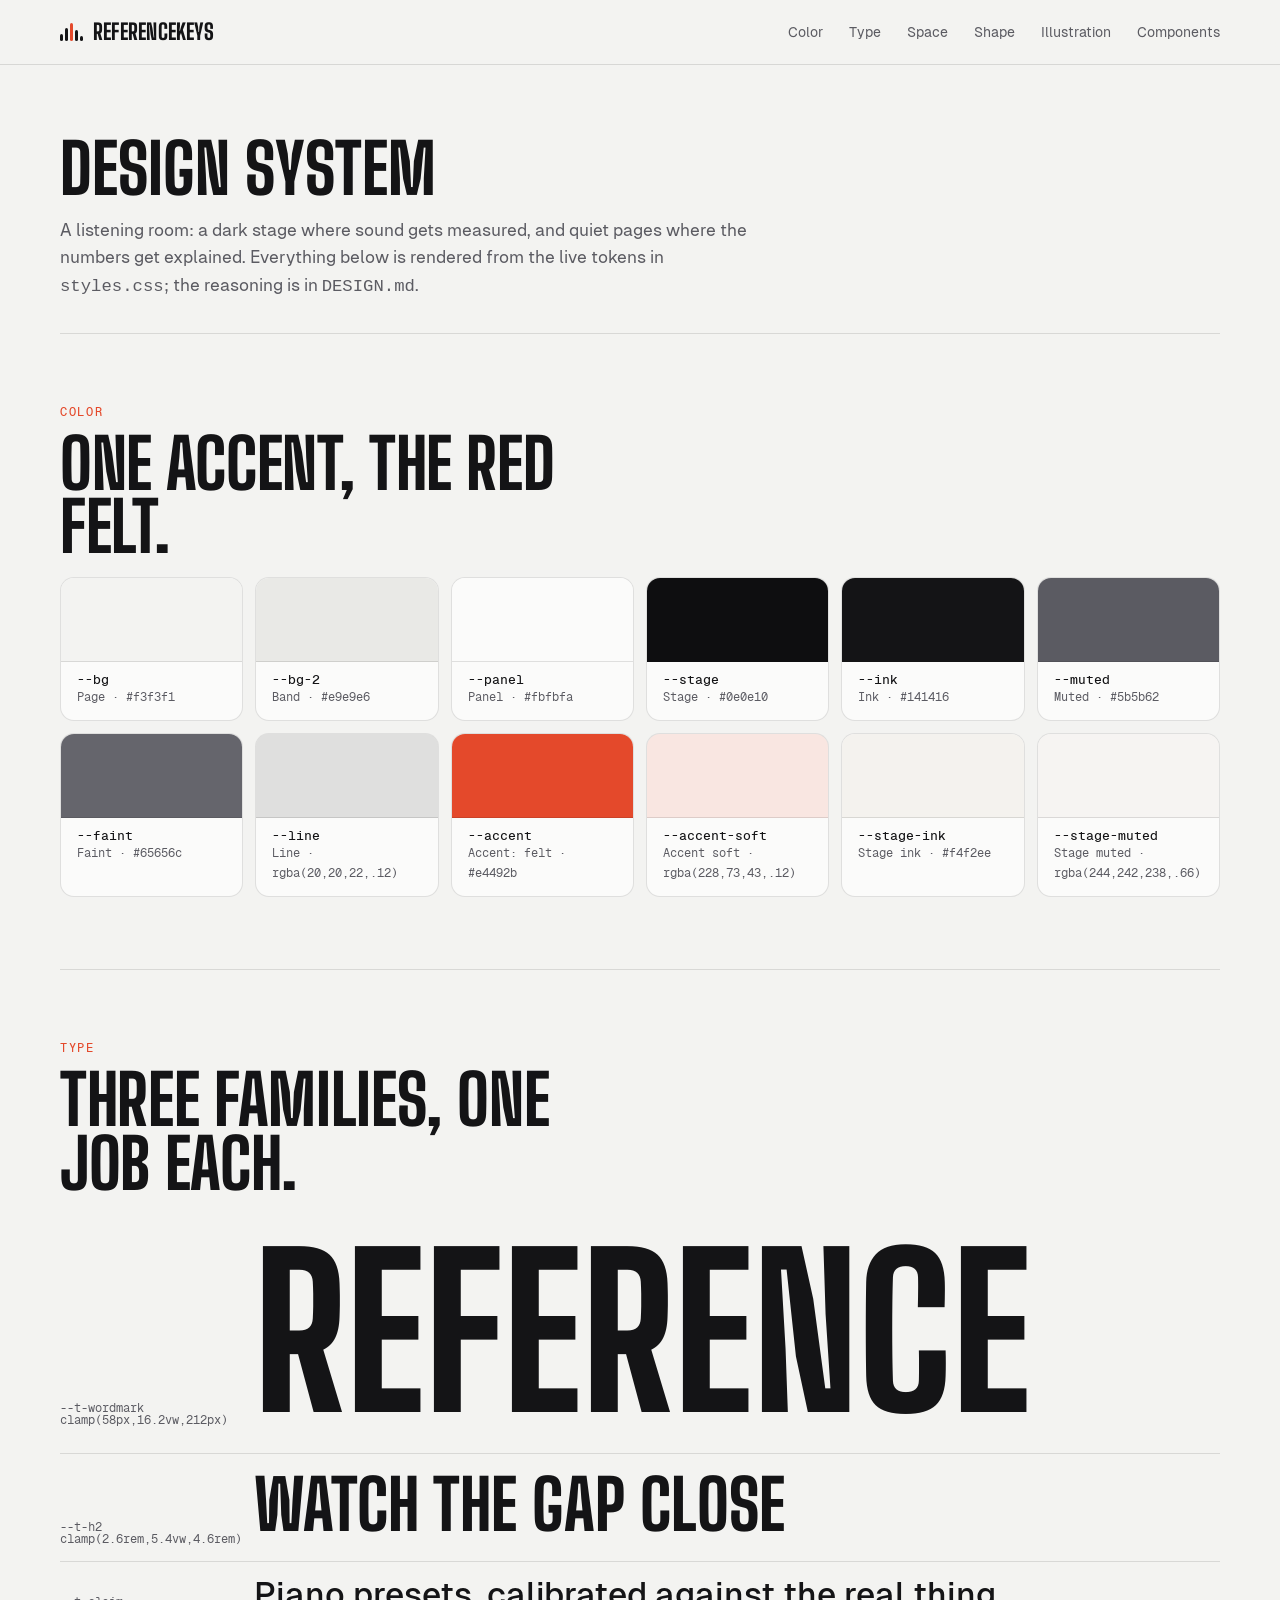
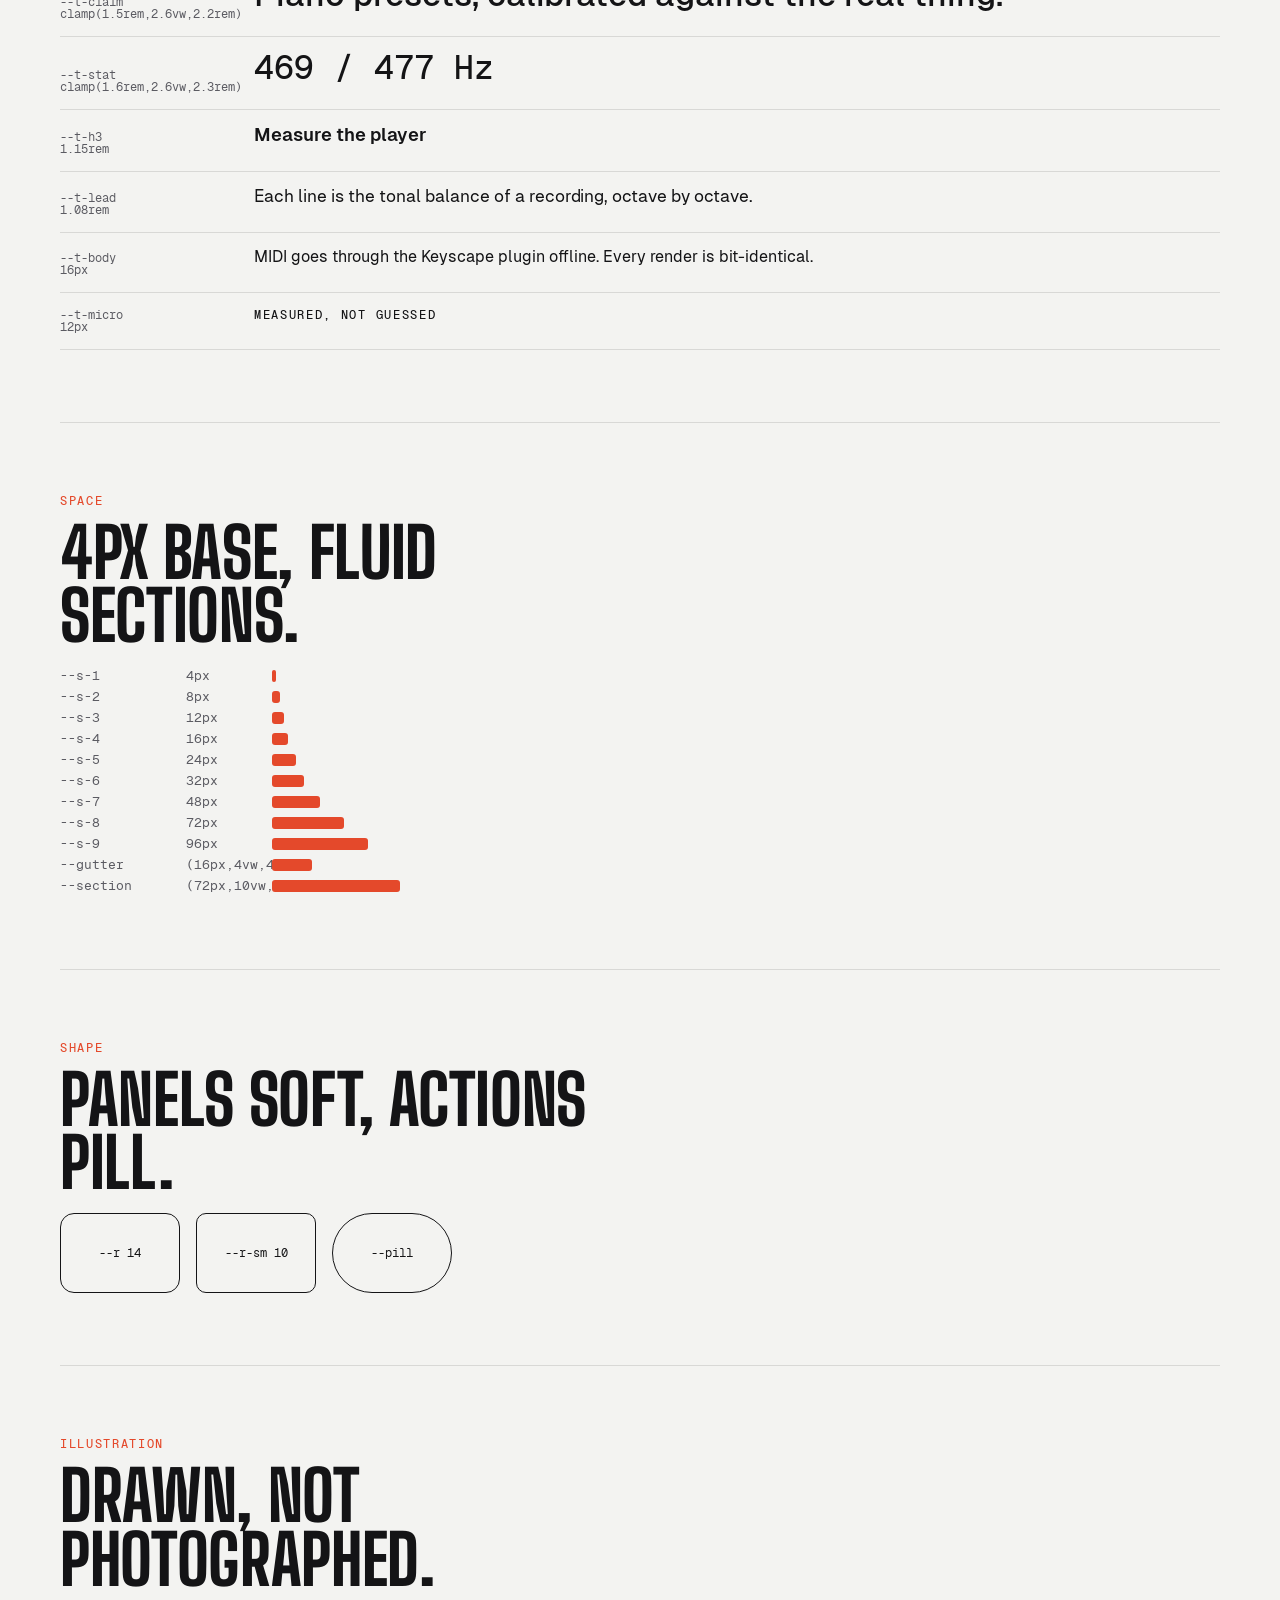
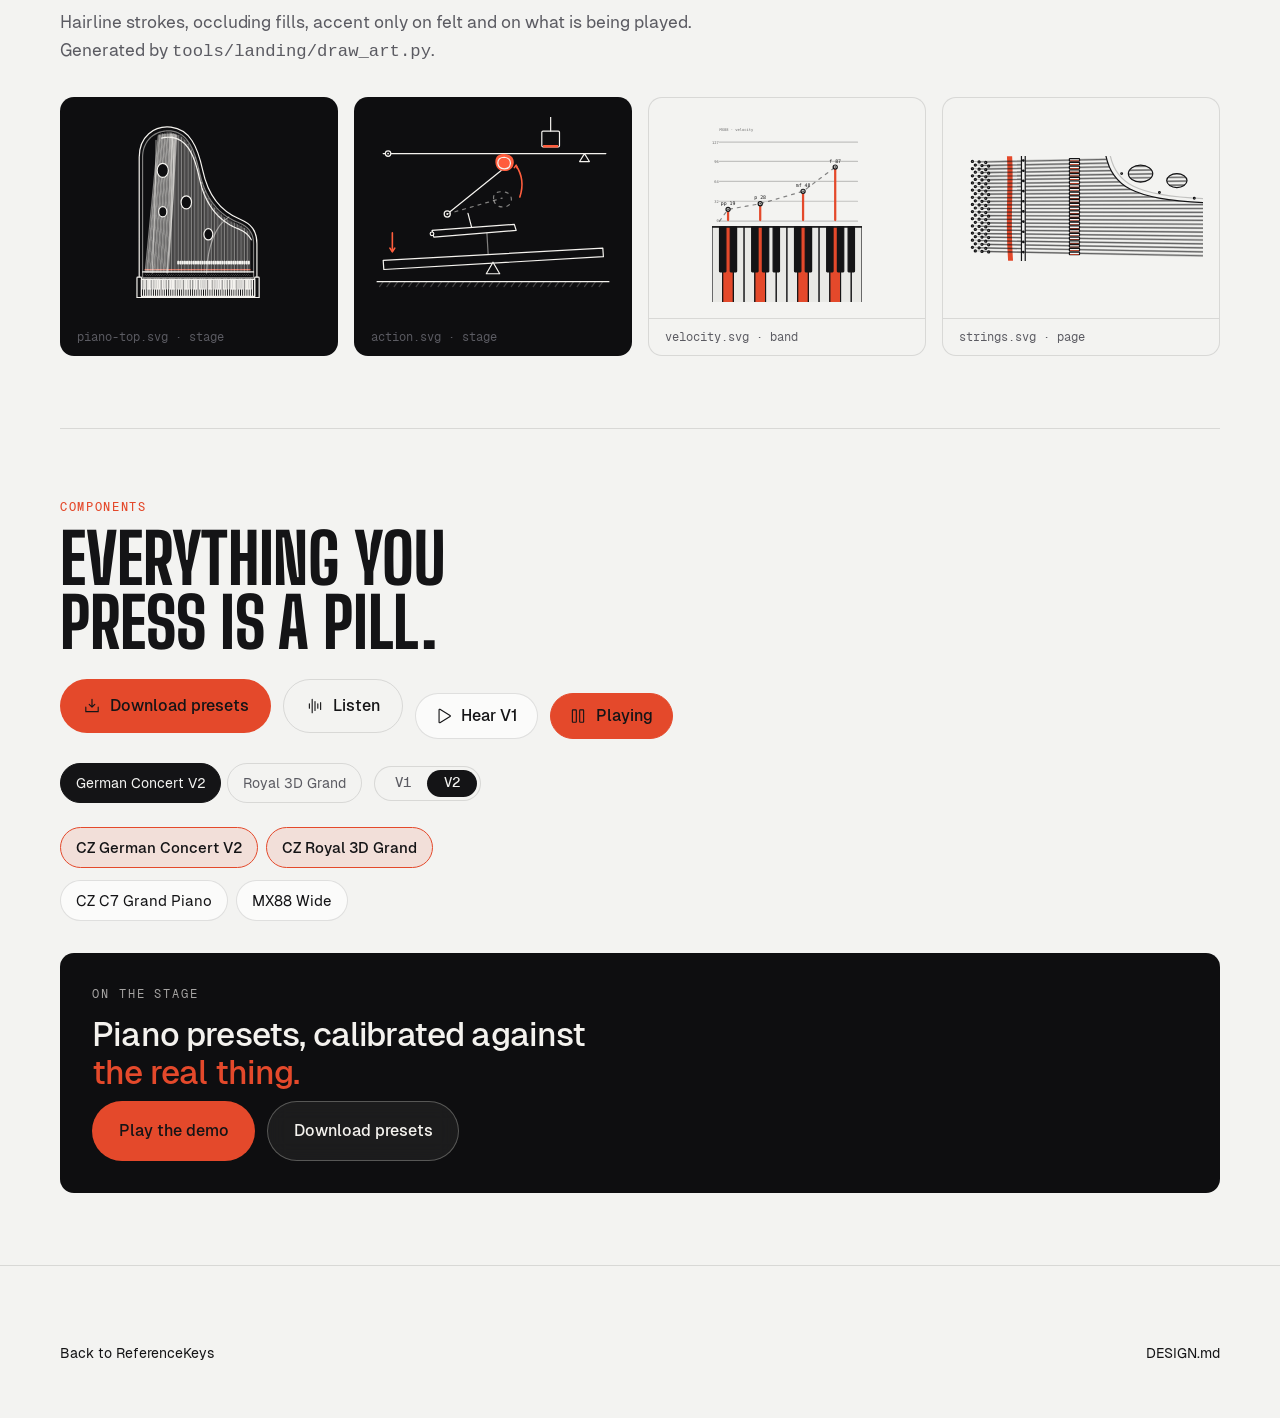
<file: landing/design.html>
<!doctype html>
<html lang="en">
<head>
<meta charset="utf-8">
<meta name="viewport" content="width=device-width, initial-scale=1">
<title>Design system · ReferenceKeys</title>
<meta name="description" content="The ReferenceKeys design system: surfaces, type, space, shape, motion and illustration, rendered from the live tokens.">
<meta name="color-scheme" content="light dark">
<link rel="icon" href="assets/favicon.svg" type="image/svg+xml">
<link rel="stylesheet" href="styles.css">
<style>
  .ds section{padding:var(--s-8) 0;border-top:1px solid var(--line)}
  .ds h1{font:800 var(--t-h2)/.92 var(--display);text-transform:uppercase;margin:var(--s-8) 0 var(--s-4)}
  .ds .grid{display:grid;grid-template-columns:repeat(auto-fill,minmax(180px,1fr));gap:var(--s-3)}
  .sw{border:1px solid var(--line);border-radius:var(--r);overflow:hidden;background:var(--panel)}
  .sw i{display:block;height:84px;border-bottom:1px solid var(--line)}
  .sw div{padding:var(--s-3) var(--s-4);font-size:var(--t-caption)}
  .sw b{display:block;font:500 var(--t-caption) var(--mono)}
  .sw span{color:var(--muted);font:var(--t-micro) var(--mono)}
  .spec{display:grid;grid-template-columns:170px minmax(0,1fr);gap:var(--s-5);align-items:baseline;padding:var(--s-4) 0;border-bottom:1px solid var(--line)}
  .spec code{font:var(--t-micro) var(--mono);color:var(--muted)}
  .spec p{margin:0;overflow:hidden;text-overflow:ellipsis;white-space:nowrap}
  .sp{display:grid;grid-template-columns:110px 70px minmax(0,1fr);gap:var(--s-4);align-items:center;font:var(--t-caption) var(--mono);color:var(--muted);padding:var(--s-1) 0}
  .sp i{display:block;height:12px;background:var(--accent);border-radius:3px}
  .row{display:flex;flex-wrap:wrap;gap:var(--s-3);align-items:center}
  .stage-demo{background:var(--stage);color:var(--stage-ink);border-radius:var(--r);padding:var(--s-6)}
  .art{display:grid;grid-template-columns:repeat(auto-fill,minmax(240px,1fr));gap:var(--s-4)}
  .art figure{margin:0;border:1px solid var(--line);border-radius:var(--r);overflow:hidden;background:var(--bg)}
  .art figure.dark{background:var(--stage);border-color:transparent}
  .art img{width:100%;height:220px;object-fit:contain;padding:var(--s-4)}
  .art figcaption{padding:var(--s-3) var(--s-4);font:var(--t-micro) var(--mono);color:var(--muted);border-top:1px solid var(--line)}
  .radii{display:flex;gap:var(--s-4);flex-wrap:wrap}
  .radii div{width:120px;height:80px;border:1px solid var(--ink);display:grid;place-items:center;font:var(--t-micro) var(--mono)}
  @media (max-width:600px){.spec{grid-template-columns:1fr;gap:var(--s-1)}}
</style>
</head>
<body class="ds">
<header class="nav"><div class="wrap nav__in"><a class="brand" href="./"><span class="brand__mark" aria-hidden="true"><i></i><i></i><i></i><i></i><i></i></span><span class="brand__word">ReferenceKeys</span></a><nav class="nav__links" aria-label="Sections"><a href="#color">Color</a><a href="#type">Type</a><a href="#space">Space</a><a href="#shape">Shape</a><a href="#art">Illustration</a><a href="#components">Components</a></nav></div></header>
<main class="wrap">
  <h1>Design system</h1>
  <p class="lead">A listening room: a dark stage where sound gets measured, and quiet pages where the numbers get explained. Everything below is rendered from the live tokens in <code>styles.css</code>; the reasoning is in <code>DESIGN.md</code>.</p>

  <section id="color">
    <p class="eyebrow">Color</p>
    <h2 class="h2">One accent, the red felt.</h2>
    <div class="grid" id="swatches"></div>
  </section>

  <section id="type">
    <p class="eyebrow">Type</p>
    <h2 class="h2">Three families, one job each.</h2>
    <div id="types"></div>
  </section>

  <section id="space">
    <p class="eyebrow">Space</p>
    <h2 class="h2">4px base, fluid sections.</h2>
    <div id="spaces"></div>
  </section>

  <section id="shape">
    <p class="eyebrow">Shape</p>
    <h2 class="h2">Panels soft, actions pill.</h2>
    <div class="radii"><div style="border-radius:var(--r)">--r 14</div><div style="border-radius:var(--r-sm)">--r-sm 10</div><div style="border-radius:var(--pill)">--pill</div></div>
  </section>

  <section id="art">
    <p class="eyebrow">Illustration</p>
    <h2 class="h2">Drawn, not photographed.</h2>
    <p class="lead">Hairline strokes, occluding fills, accent only on felt and on what is being played. Generated by <code>tools/landing/draw_art.py</code>.</p>
    <div class="art">
      <figure class="dark"><img src="assets/art/piano-top.svg" alt="Grand piano seen from above"><figcaption>piano-top.svg · stage</figcaption></figure>
      <figure class="dark"><img src="assets/art/action.svg" alt="Piano action, side view"><figcaption>action.svg · stage</figcaption></figure>
      <figure><img src="assets/art/velocity.svg" alt="Keyboard with measured velocities"><figcaption>velocity.svg · band</figcaption></figure>
      <figure><img src="assets/art/strings.svg" alt="Strings, pins and felt"><figcaption>strings.svg · page</figcaption></figure>
    </div>
  </section>

  <section id="components">
    <p class="eyebrow">Components</p>
    <h2 class="h2">Everything you press is a pill.</h2>
    <div class="row" style="margin-bottom:var(--s-5)">
      <a class="btn btn--accent" href="#components"><span class="icon i-download" aria-hidden="true"></span>Download presets</a>
      <a class="btn btn--ghost" href="#components"><span class="icon i-waveform" aria-hidden="true"></span>Listen</a>
      <button class="hear" type="button" aria-pressed="false"><span class="icon i-play" aria-hidden="true"></span>Hear V1</button>
      <button class="hear" type="button" aria-pressed="true"><span class="icon i-pause" aria-hidden="true"></span>Playing</button>
    </div>
    <div class="row" style="margin-bottom:var(--s-5)">
      <div class="tabs" role="tablist" aria-label="Example tabs" style="margin:0"><button class="tab" role="tab" aria-selected="true">German Concert V2</button><button class="tab" role="tab" aria-selected="false">Royal 3D Grand</button></div>
      <div class="seg" role="group" aria-label="Example version"><button class="seg__btn" type="button" aria-pressed="false">V1</button><button class="seg__btn" type="button" aria-pressed="true">V2</button></div>
    </div>
    <ul class="chips chips--hot" style="margin-bottom:var(--s-3)"><li>CZ German Concert V2</li><li>CZ Royal 3D Grand</li></ul>
    <ul class="chips" style="margin-bottom:var(--s-6)"><li>CZ C7 Grand Piano</li><li>MX88 Wide</li></ul>
    <div class="stage-demo">
      <p class="stage__kicker num">On the stage</p>
      <p class="stage__claim" style="margin-top:var(--s-3)">Piano presets, calibrated against <em>the real thing.</em></p>
      <div class="row"><span class="btn btn--accent btn--lg">Play the demo</span><span class="btn btn--glass btn--lg">Download presets</span></div>
    </div>
  </section>
</main>
<footer class="foot"><div class="wrap foot__in"><div class="foot__row"><a class="foot__gh" href="./">Back to ReferenceKeys</a><a class="foot__gh" href="https://github.com/carloszaragoza/ReferenceKeys/blob/main/landing/DESIGN.md">DESIGN.md</a></div></div></footer>
<script>
(function () {
  var cs = function (n) { return getComputedStyle(document.documentElement).getPropertyValue(n).trim(); };
  var COLORS = [['--bg', 'Page'], ['--bg-2', 'Band'], ['--panel', 'Panel'], ['--stage', 'Stage'], ['--ink', 'Ink'], ['--muted', 'Muted'], ['--faint', 'Faint'], ['--line', 'Line'], ['--accent', 'Accent: felt'], ['--accent-soft', 'Accent soft'], ['--stage-ink', 'Stage ink'], ['--stage-muted', 'Stage muted']];
  var sw = document.getElementById('swatches');
  COLORS.forEach(function (c) { sw.insertAdjacentHTML('beforeend', '<div class="sw"><i style="background:var(' + c[0] + ')"></i><div><b>' + c[0] + '</b><span>' + c[1] + ' · ' + cs(c[0]) + '</span></div></div>'); });
  var TYPES = [
    ['--t-wordmark', 'var(--display)', 800, 'uppercase', 'Reference'],
    ['--t-h2', 'var(--display)', 800, 'uppercase', 'Watch the gap close'],
    ['--t-claim', 'var(--font)', 500, 'none', 'Piano presets, calibrated against the real thing.'],
    ['--t-stat', 'var(--mono)', 500, 'none', '469 / 477 Hz'],
    ['--t-h3', 'var(--font)', 600, 'none', 'Measure the player'],
    ['--t-lead', 'var(--font)', 400, 'none', 'Each line is the tonal balance of a recording, octave by octave.'],
    ['--t-body', 'var(--font)', 400, 'none', 'MIDI goes through the Keyscape plugin offline. Every render is bit-identical.'],
    ['--t-micro', 'var(--mono)', 500, 'uppercase', 'Measured, not guessed']
  ];
  var ty = document.getElementById('types');
  TYPES.forEach(function (t) { ty.insertAdjacentHTML('beforeend', '<div class="spec"><code>' + t[0] + '<br>' + cs(t[0]) + '</code><p style="font:' + t[2] + ' var(' + t[0] + ')/1 ' + t[1] + ';text-transform:' + t[3] + (t[3] === 'uppercase' && t[1] === 'var(--mono)' ? ';letter-spacing:.14em' : '') + '">' + t[4] + '</p></div>'); });
  var sp = document.getElementById('spaces');
  ['--s-1', '--s-2', '--s-3', '--s-4', '--s-5', '--s-6', '--s-7', '--s-8', '--s-9', '--gutter', '--section'].forEach(function (s) { sp.insertAdjacentHTML('beforeend', '<div class="sp"><span>' + s + '</span><span>' + cs(s).replace('clamp', '') + '</span><i style="width:var(' + s + ')"></i></div>'); });
})();
</script>
</body>
</html>
</file>
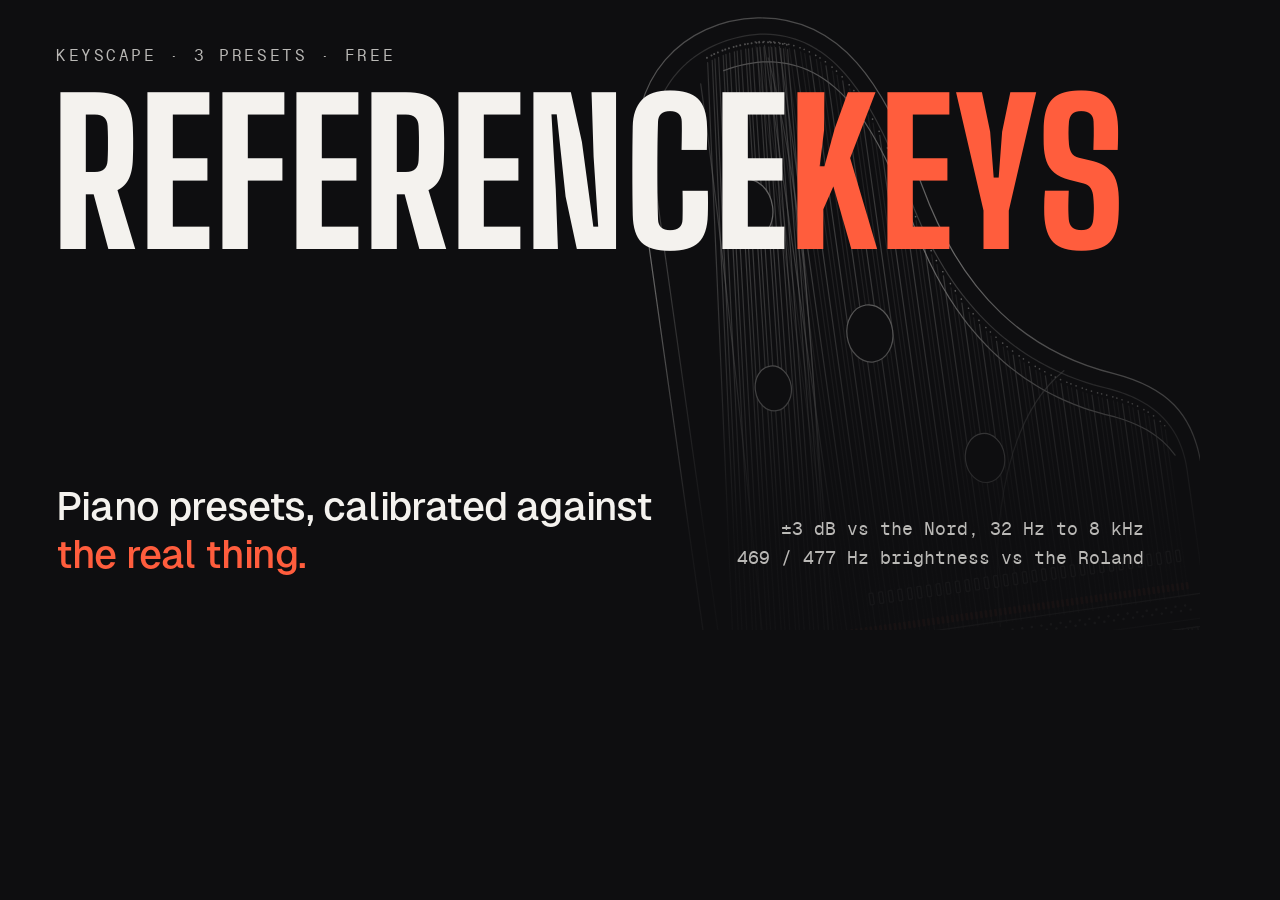
<file: tools/landing/og.html>
<!doctype html>
<!-- Source of landing/assets/og.png (1200x630). Render with tools/landing/make_og.sh -->
<html lang="en">
<head>
<meta charset="utf-8">
<style>
@font-face{font-family:"BS";src:url(../../landing/assets/fonts/big-shoulders-800.woff2) format("woff2");font-weight:800}
@font-face{font-family:"Geist";src:url(../../landing/assets/fonts/geist-500.woff2) format("woff2");font-weight:500}
@font-face{font-family:"GM";src:url(../../landing/assets/fonts/geist-mono-400.woff2) format("woff2")}
html,body{margin:0;width:1200px;height:630px;overflow:hidden;background:#0e0e10;color:#f4f2ee}
body{position:relative;font:500 30px/1.2 "Geist",sans-serif}
img{position:absolute;right:-40px;top:-60px;height:820px;opacity:.5;transform:rotate(-8deg)}
.s{position:absolute;inset:0;background:linear-gradient(180deg,rgba(14,14,16,.5),rgba(14,14,16,.2) 40%,rgba(14,14,16,.92) 85%)}
.k{position:absolute;left:56px;top:48px;font:16px "GM",monospace;letter-spacing:.16em;text-transform:uppercase;opacity:.75}
h1{position:absolute;left:52px;top:96px;margin:0;font:800 196px/.8 "BS",sans-serif;text-transform:uppercase;white-space:nowrap}
h1 span{color:#ff5d3d}
p{position:absolute;left:56px;bottom:52px;margin:0;max-width:24ch;font-size:40px;letter-spacing:-.02em}
p em{font-style:normal;color:#ff5d3d}
.n{position:absolute;right:56px;bottom:56px;text-align:right;font:18px/1.6 "GM",monospace;opacity:.75}
</style>
</head>
<body>
<img src="../../landing/assets/art/piano-top.svg" alt="">
<div class="s"></div>
<div class="k">Keyscape · 3 presets · Free</div>
<h1>Reference<span>Keys</span></h1>
<p>Piano presets, calibrated against <em>the real thing.</em></p>
<div class="n">±3 dB vs the Nord, 32 Hz to 8 kHz<br>469 / 477 Hz brightness vs the Roland</div>
</body>
</html>
</file>
<file: landing/styles.css>
/* ReferenceKeys landing. Native CSS, no framework.
   Design system: every token lives in :root below and is documented in DESIGN.md (live sheet: design.html).
   Shape rule: panels 14px radius, small tiles 10px, interactive controls full pill. One accent (felt vermilion). */

@font-face{font-family:"Geist";src:url(assets/fonts/geist-400.woff2) format("woff2");font-weight:400;font-display:swap}
@font-face{font-family:"Geist";src:url(assets/fonts/geist-500.woff2) format("woff2");font-weight:500;font-display:swap}
@font-face{font-family:"Geist";src:url(assets/fonts/geist-600.woff2) format("woff2");font-weight:600;font-display:swap}
@font-face{font-family:"Big Shoulders Display";src:url(assets/fonts/big-shoulders-700.woff2) format("woff2");font-weight:700;font-display:swap}
@font-face{font-family:"Big Shoulders Display";src:url(assets/fonts/big-shoulders-800.woff2) format("woff2");font-weight:800;font-display:swap}
@font-face{font-family:"Geist Mono";src:url(assets/fonts/geist-mono-400.woff2) format("woff2");font-weight:400;font-display:swap}
@font-face{font-family:"Geist Mono";src:url(assets/fonts/geist-mono-500.woff2) format("woff2");font-weight:500;font-display:swap}

:root{
  /* color: surfaces, text, lines, one accent */
  --bg:#f3f3f1; --bg-2:#e9e9e6; --panel:#fbfbfa; --ink:#141416; --muted:#5b5b62; --faint:#65656c;
  --line:rgba(20,20,22,.12); --accent:#e4492b; --accent-ink:#141416; --accent-soft:rgba(228,73,43,.12);
  /* the stage (hero, gate, dark tiles) is dark in both themes */
  --stage:#0e0e10; --stage-ink:#f4f2ee; --stage-muted:rgba(244,242,238,.66); --stage-faint:rgba(244,242,238,.5); --stage-line:rgba(244,242,238,.16);
  --shadow:0 1px 0 rgba(255,255,255,.7) inset, 0 20px 50px -30px rgba(40,30,30,.35);

  /* type: display for words that act as images, sans for reading, mono for numbers and labels */
  --display:"Big Shoulders Display","Arial Narrow",sans-serif;
  --font:"Geist",ui-sans-serif,system-ui,-apple-system,sans-serif;
  --mono:"Geist Mono",ui-monospace,SFMono-Regular,Menlo,monospace;
  --t-wordmark:clamp(58px,16.2vw,212px); --t-gate:clamp(64px,15vw,200px); --t-numeral:clamp(4rem,9vw,7.5rem);
  --t-h2:clamp(2.6rem,5.4vw,4.6rem); --t-claim:clamp(1.5rem,2.6vw,2.2rem); --t-stat:clamp(1.6rem,2.6vw,2.3rem);
  --t-h3-lg:clamp(1.4rem,2.2vw,1.8rem); --t-h3:1.15rem; --t-lead:1.08rem; --t-body:16px;
  --t-small:14px; --t-caption:13px; --t-micro:12px; --t-axis:11px;

  /* space: 4px base; sections and gutters are fluid */
  --s-1:4px; --s-2:8px; --s-3:12px; --s-4:16px; --s-5:24px; --s-6:32px; --s-7:48px; --s-8:72px; --s-9:96px;
  --section:clamp(72px,10vw,128px); --gutter:clamp(16px,4vw,40px); --max:1240px;

  /* shape and motion */
  --r:14px; --r-sm:10px; --pill:999px;
  --ease:cubic-bezier(.16,1,.3,1); --dur-1:.25s; --dur-2:.5s; --dur-3:.9s;
  /* z-index scale: nav 10, skip 20, gate 30 */
}
@media (prefers-color-scheme:dark){
  :root{
    --bg:#0f0f11; --bg-2:#16161a; --panel:#18181c; --ink:#ecece8; --muted:#a2a2aa; --faint:#8b8b94;
    --line:rgba(236,236,232,.11); --accent:#ff5d3d; --accent-ink:#141416; --accent-soft:rgba(255,93,61,.14);
    --shadow:0 1px 0 rgba(255,255,255,.05) inset, 0 24px 60px -30px rgba(0,0,0,.8);
  }
}

*,*::before,*::after{box-sizing:border-box}
html{scroll-behavior:smooth;-webkit-text-size-adjust:100%}
body{margin:0;background:var(--bg);color:var(--ink);font:400 var(--t-body)/1.6 var(--font);-webkit-font-smoothing:antialiased;text-rendering:optimizeLegibility}
img,svg,canvas{display:block;max-width:100%}
a{color:inherit}
button{font:inherit;color:inherit;cursor:pointer}
:focus-visible{outline:2px solid var(--accent);outline-offset:3px;border-radius:6px}
.num{font-family:var(--mono);font-variant-numeric:tabular-nums}
.wrap{width:100%;max-width:var(--max);margin:0 auto;padding:0 var(--gutter)}
.skip{position:absolute;left:16px;top:-60px;z-index:20;background:var(--accent);color:var(--accent-ink);padding:8px 14px;border-radius:var(--pill);text-decoration:none}
.skip:focus{top:12px}

/* icons: Phosphor (MIT) used as masks so they follow currentColor */
.icon{display:inline-block;width:1.15em;height:1.15em;background:currentColor;flex:none;-webkit-mask:var(--i) center/contain no-repeat;mask:var(--i) center/contain no-repeat}
.i-play{--i:url(assets/icons/play.svg)} .i-pause{--i:url(assets/icons/pause.svg)}
.i-download{--i:url(assets/icons/download-simple.svg)} .i-waveform{--i:url(assets/icons/waveform.svg)}
.i-translate{--i:url(assets/icons/translate.svg)} .i-github{--i:url(assets/icons/github-logo.svg)}
.i-arrow-right{--i:url(assets/icons/arrow-right.svg)}

/* buttons */
.btn{display:inline-flex;align-items:center;gap:.55em;white-space:nowrap;padding:.85em 1.35em;border-radius:var(--pill);font-weight:500;text-decoration:none;border:1px solid transparent;transition:transform .25s var(--ease),background .25s,border-color .25s}
.btn:active{transform:translateY(1px) scale(.985)}
.btn--accent{background:var(--accent);color:var(--accent-ink)}
.btn--accent:hover{background:color-mix(in oklab,var(--accent) 88%,var(--ink))}
.btn--ghost{border-color:var(--line);background:transparent}
.btn--ghost:hover{border-color:var(--ink)}
.btn--sm{padding:.55em 1em;font-size:14px}

/* nav */
.nav{position:sticky;top:0;z-index:10;background:color-mix(in oklab,var(--bg) 82%,transparent);backdrop-filter:saturate(160%) blur(14px);-webkit-backdrop-filter:saturate(160%) blur(14px);border-bottom:1px solid var(--line)}
.nav__in{height:64px;display:flex;align-items:center;gap:24px}
.brand{display:flex;align-items:center;gap:10px;text-decoration:none}
.brand__word{font:800 22px/1 var(--display);text-transform:uppercase;letter-spacing:.01em}
.brand__mark{display:flex;align-items:flex-end;gap:2px;height:18px}
.brand__mark i{width:3px;border-radius:2px;background:var(--ink)}
.brand__mark i:nth-child(1){height:40%}.brand__mark i:nth-child(2){height:75%}.brand__mark i:nth-child(3){height:100%;background:var(--accent)}.brand__mark i:nth-child(4){height:60%}.brand__mark i:nth-child(5){height:30%}
.nav__links{display:flex;gap:26px;margin-left:auto;font-size:14px}
.nav__links a{text-decoration:none;color:var(--muted);transition:color .2s}
.nav__links a:hover{color:var(--ink)}
.nav__actions{display:flex;align-items:center;gap:10px}
.lang{display:inline-flex;align-items:center;gap:6px;background:none;border:1px solid var(--line);border-radius:var(--pill);padding:.45em .8em;font-size:13px;font-family:var(--mono)}
.lang:hover{border-color:var(--ink)}
@media (max-width:860px){.nav__links{display:none}.nav__actions{margin-left:auto}}
@media (max-width:420px){.nav .btn--sm span:last-child{display:none}}


/* type */
.eyebrow{font:500 var(--t-micro) var(--mono);letter-spacing:.14em;text-transform:uppercase;color:var(--accent);margin:0 0 14px}
.h2{font-family:var(--display);text-transform:uppercase;font-size:var(--t-h2);letter-spacing:-.005em;line-height:.92;font-weight:800;margin:0 0 18px;max-width:16ch}
.h3{font-size:var(--t-h3);letter-spacing:-.01em;font-weight:600;margin:0 0 8px}
.lead{color:var(--muted);font-size:var(--t-lead);max-width:58ch;margin:0 0 32px}
.lead--sm{font-size:1rem;margin-bottom:22px}

/* compare */
.compare{padding-bottom:var(--section)}
.tabs{display:flex;gap:6px;flex-wrap:wrap;margin-bottom:18px}
.tab{border:1px solid var(--line);background:none;border-radius:var(--pill);padding:.55em 1.05em;font-size:14px;color:var(--muted);transition:all .25s var(--ease)}
.tab:hover{color:var(--ink);border-color:var(--ink)}
.tab[aria-selected="true"]{background:var(--ink);color:var(--bg);border-color:var(--ink)}
.board{display:grid;grid-template-columns:minmax(0,2.2fr) minmax(0,1fr);gap:18px}
.chart{background:var(--panel);border:1px solid var(--line);border-radius:var(--r);padding:20px 20px 16px;box-shadow:var(--shadow)}
.chart svg{width:100%;height:auto;overflow:visible}
.chart .grid line{stroke:var(--line)}
.chart .axis text{fill:var(--faint);font:var(--t-axis) var(--mono)}
.chart .ln{fill:none;stroke-width:2.2;stroke-linecap:round;stroke-linejoin:round}
.chart .ln--ref{stroke:var(--ink)}
.chart .ln--before{stroke:var(--faint);stroke-dasharray:4 5;stroke-width:1.8}
.chart .ln--after{stroke:var(--accent);stroke-width:2.8}
.chart .gap{fill:var(--accent-soft)}
.chart .dot{fill:var(--accent)}
.legend{display:flex;gap:18px;flex-wrap:wrap;margin-top:10px;font-size:var(--t-caption);color:var(--muted)}
.lg{display:inline-flex;align-items:center;gap:8px}.lg b{font-weight:500}
.lg i{width:18px;height:0;border-top:2px solid}
.lg--ref i{border-color:var(--ink)}.lg--before i{border-color:var(--faint);border-top-style:dashed}.lg--after i{border-color:var(--accent);border-top-width:3px}
.metrics{margin:0;display:grid;grid-template-rows:repeat(4,1fr);gap:0;background:var(--panel);border:1px solid var(--line);border-radius:var(--r);padding:6px 20px;box-shadow:var(--shadow)}
.metric{display:flex;flex-direction:column;justify-content:center;gap:6px;padding:14px 0;border-top:1px solid var(--line)}
.metric:first-child{border-top:0}
.metric dt{font-size:13px;color:var(--muted)}
.metric dd{margin:0;display:flex;align-items:baseline;gap:10px;flex-wrap:wrap}
.metric .v-after{font:500 1.5rem var(--mono);letter-spacing:-.02em;color:var(--accent)}
.metric .v-ref{font:13px var(--mono);color:var(--muted)}
.metric .v-before{font:13px var(--mono);color:var(--faint);text-decoration:line-through}
.note{font-size:var(--t-caption);color:var(--faint);margin:14px 0 0;max-width:80ch}
@media (max-width:900px){.board{grid-template-columns:1fr}.metrics{grid-template-rows:none;grid-template-columns:1fr 1fr;column-gap:20px}.metric:nth-child(2){border-top:0}}

/* listen */
.listen{background:var(--bg-2);border-top:1px solid var(--line);border-bottom:1px solid var(--line);padding:var(--section) 0}
.ab{display:grid;grid-template-columns:auto 1fr;gap:22px;align-items:center;background:var(--panel);border:1px solid var(--line);border-radius:var(--r);padding:22px;box-shadow:var(--shadow);margin-bottom:clamp(56px,8vw,96px)}
.ab__play{width:72px;height:72px;border-radius:var(--pill);border:0;background:var(--accent);color:var(--accent-ink);display:grid;place-items:center;font-size:26px;transition:transform .3s var(--ease)}
.ab__play:hover{transform:scale(1.05)}.ab__play:active{transform:scale(.96)}
.ab__body{min-width:0}
.wave{width:100%;height:84px;cursor:pointer}
.wave--sm{height:40px}
.ab__row{display:flex;justify-content:space-between;align-items:center;margin-top:12px;gap:12px}
.ab__time{font-size:13px;color:var(--muted)}
.seg{display:inline-flex;padding:3px;border-radius:var(--pill);border:1px solid var(--line);background:var(--bg)}
.seg__btn{border:0;background:none;border-radius:var(--pill);padding:.45em 1.2em;font:500 14px var(--mono);color:var(--muted);transition:all .25s var(--ease)}
.seg__btn[aria-pressed="true"]{background:var(--ink);color:var(--bg)}
.takes__grid{display:grid;grid-template-columns:1fr 1fr;gap:12px}
.take{display:grid;grid-template-columns:auto auto 1fr;align-items:center;gap:16px;padding:14px 18px 14px 14px;border-radius:var(--r);border:1px solid var(--line);background:var(--panel)}
.take div{display:flex;flex-direction:column;line-height:1.3;min-width:120px}
.take div b{font-weight:500;font-size:15px}.take div span{font-size:13px;color:var(--muted)}
.take__play{width:44px;height:44px;border-radius:var(--pill);border:1px solid var(--line);background:none;display:grid;place-items:center;transition:all .25s var(--ease)}
.take__play:hover,.take.is-playing .take__play{background:var(--accent);border-color:var(--accent);color:var(--accent-ink)}
@media (max-width:760px){.ab{grid-template-columns:1fr}.ab__play{width:60px;height:60px}.takes__grid{grid-template-columns:1fr}}

/* method bento */
.method{padding-top:var(--section);padding-bottom:var(--section)}
.bento{display:grid;grid-template-columns:repeat(6,minmax(0,1fr));gap:14px;margin-top:26px}
.cell{border-radius:var(--r);border:1px solid var(--line);background:var(--panel);padding:24px;display:flex;flex-direction:column;overflow:hidden;box-shadow:var(--shadow)}
.cell p{color:var(--muted);margin:0;max-width:44ch}
.cell--vel{grid-column:span 4}
.cell--accent{grid-column:span 2;background:var(--accent);border-color:transparent;color:var(--accent-ink);justify-content:flex-end;min-height:260px}
.cell--accent p{color:color-mix(in oklab,var(--accent-ink) 82%,var(--accent))}
.cell--spec{grid-column:span 3}
.cell--tune{grid-column:span 3;background:repeating-linear-gradient(90deg,transparent 0 23px,var(--line) 23px 24px),var(--panel)}
#velChart{width:100%;height:230px;margin-top:18px}
#miniSpec{width:100%;height:120px;margin-top:20px;border-radius:var(--r-sm)}
.knobs{list-style:none;padding:0;margin:20px 0 0;display:grid;grid-template-columns:1fr 1fr;gap:10px}
.knobs li{background:var(--bg);border:1px solid var(--line);border-radius:var(--r-sm);padding:10px 12px;display:flex;flex-direction:column;gap:2px;font-size:12px;color:var(--muted)}
.knobs b{font-size:15px;font-weight:500;color:var(--ink);display:flex;align-items:center;gap:6px}
.knobs .icon{width:.9em;height:.9em;color:var(--accent)}
@media (max-width:900px){.bento{grid-template-columns:1fr}.cell--vel,.cell--accent,.cell--spec,.cell--tune{grid-column:auto}.cell--accent{min-height:200px}}

/* presets */
.presets{padding-bottom:var(--section)}
.groups{display:grid;grid-template-columns:1.3fr 1fr;gap:40px 56px;margin-top:30px}
.group .h3{font-size:1rem;color:var(--muted);font-weight:500}
.chips{list-style:none;padding:0;margin:0;display:flex;flex-wrap:wrap;gap:8px}
.chips li{border:1px solid var(--line);border-radius:var(--pill);padding:.5em 1em;font-size:15px;background:var(--panel)}
.chips--hot li{border-color:var(--accent);color:var(--ink);background:var(--accent-soft);font-weight:500}
@media (max-width:760px){.groups{grid-template-columns:1fr}}

/* install */
.install{border-top:1px solid var(--line);padding:var(--section) 0}
.install__in{display:grid;grid-template-columns:1fr 1.15fr;gap:clamp(32px,6vw,80px);align-items:start}
.steps{list-style:none;padding:0;margin:24px 0 32px;display:grid;gap:18px;counter-reset:s}
.steps li{display:grid;grid-template-columns:110px 1fr;gap:12px;align-items:baseline}
.steps b{font-weight:600}.steps span{color:var(--muted)}
.code{position:relative;background:#111114;color:#e9e9e5;border:1px solid var(--line);border-radius:var(--r);padding:56px 22px 22px;overflow:auto}
.code pre{margin:0;font:13px/1.9 var(--mono);white-space:pre}
.code__copy{position:absolute;top:14px;right:14px;border:1px solid rgba(233,233,229,.3);background:none;color:#e9e9e5;border-radius:var(--pill);padding:.35em .9em;font:12px var(--mono)}
.code__copy:hover{border-color:#e9e9e5}
@media (max-width:900px){.install__in{grid-template-columns:1fr}.steps li{grid-template-columns:90px 1fr}}

/* footer */
.foot{padding:var(--s-7) 0 56px;border-top:1px solid var(--line);font-size:var(--t-small);color:var(--muted)}
.foot p{margin:0 0 8px;max-width:72ch}
.foot__small{font-size:var(--t-micro);color:var(--faint)}
.foot__row{display:flex;justify-content:space-between;align-items:center;margin-top:28px;color:var(--ink)}
.foot__gh{display:inline-flex;align-items:center;gap:8px;text-decoration:none}
.foot__gh:hover{color:var(--accent)}

/* motion: entrance + reveal, disabled under reduced motion */
@media (prefers-reduced-motion:no-preference){
  .reveal-load{opacity:0;transform:translateY(18px);animation:in .9s var(--ease) forwards}
  .hero__sub.reveal-load{animation-delay:.08s}.hero__ctas.reveal-load{animation-delay:.16s}.hero__media.reveal-load{animation-delay:.12s}
  @keyframes in{to{opacity:1;transform:none}}
  .js .reveal{opacity:0;transform:translateY(22px);transition:opacity .8s var(--ease),transform .8s var(--ease)}
  .js .reveal.is-in{opacity:1;transform:none}
  .chart .ln{transition:d .7s var(--ease)}
  .chart .gap{transition:d .7s var(--ease)}
}
@media (prefers-reduced-motion:reduce){html{scroll-behavior:auto}}

/* grid children must be allowed to shrink below their content width */
.hero>*,.board>*,.install__in>*,.groups>*,.bento>*,.ab__body,.take>*{min-width:0}
.code{max-width:100%}
@media (max-width:600px){.chart{padding:14px 10px 12px}.chart .axis text{font-size:22px}.chart .ln{stroke-width:3.4}.chart .ln--after{stroke-width:4.4}}

/* ---------- story: sticky visual + scroll steps ---------- */
.story{padding:clamp(24px,4vw,40px) 0 var(--section)}
.story__photo{display:block;margin:8px 0 clamp(48px,7vw,88px);border:1px solid var(--line)}
.story__photo img{width:100%;height:auto;aspect-ratio:21/9;object-fit:contain}
.story__grid{display:grid;grid-template-columns:minmax(0,1.25fr) minmax(0,1fr);gap:clamp(32px,5vw,72px);align-items:start}
.story__visual{position:sticky;top:max(96px,calc(50vh - 190px));background:var(--panel);border:1px solid var(--line);border-radius:var(--r);padding:20px;box-shadow:var(--shadow)}
.story__visual svg{width:100%;height:auto;overflow:visible}
.story__visual .ln{fill:none;stroke-linecap:round;stroke-linejoin:round;transition:opacity .6s var(--ease)}
.story__steps{list-style:none;margin:0;padding:0}
/* inactive steps recede by color, not opacity, so every step stays AA readable */
.step{min-height:62vh;display:flex;flex-direction:column;justify-content:center;color:var(--muted);transition:color var(--dur-2) var(--ease)}
.step.is-active{color:var(--ink)}
.step p{color:var(--faint);margin:0;max-width:42ch;transition:color var(--dur-2) var(--ease)}
.step.is-active p{color:var(--muted)}
.step .h3{font-size:var(--t-h3-lg);letter-spacing:-.02em;margin-bottom:12px}
.story__read{margin-top:14px;font-size:13px;color:var(--muted);min-height:1.6em}
.story__read b{color:var(--accent);font-weight:500}
@media (max-width:900px){
  .story__grid{grid-template-columns:1fr}
  .story__visual{top:72px;z-index:1;padding:12px}
  .step{min-height:56vh;justify-content:flex-start;padding-top:24px}
}

/* ---------- live analyzer ---------- */
.ab{grid-template-columns:auto 1fr;row-gap:20px}
.live{grid-column:1/-1;border-top:1px solid var(--line);padding-top:18px}
.live__head{display:flex;justify-content:space-between;align-items:baseline;gap:12px;flex-wrap:wrap;margin-bottom:8px}
.live__head b{font-weight:600}
.live__score{font-size:13px;color:var(--muted)}
.live__score strong{color:var(--accent);font-weight:500;font-size:1.25rem}
#liveCanvas{width:100%;height:220px}

/* ---------- photos in listen + method ---------- */
.takes{display:grid;grid-template-columns:minmax(0,.8fr) minmax(0,1.4fr);gap:clamp(24px,4vw,48px);align-items:center}
.takes__photo img{width:100%;height:auto;aspect-ratio:4/5;object-fit:cover;object-position:50% 70%;border-radius:var(--r);border:1px solid var(--line)}
.takes__body .takes__grid{grid-template-columns:1fr}
.cell--photo{grid-column:span 2;position:relative;color:var(--stage-ink);background:var(--stage);border-color:transparent;justify-content:flex-end;min-height:340px;isolation:isolate}
.cell--photo img{position:absolute;inset:0 0 auto 0;width:100%;height:66%;object-fit:contain;padding:var(--s-5) var(--s-4) 0;z-index:-2}

.cell--photo p{color:var(--stage-muted)}
@media (max-width:900px){.cell--photo{grid-column:auto;min-height:280px}}
@media (max-width:760px){.takes{grid-template-columns:1fr}.takes__photo img{aspect-ratio:16/10}}

@media (prefers-reduced-motion:reduce){.step,.story__visual .ln{transition:none}}

/* ---------- display type: masked line reveal (shared by stage and gate) ---------- */
.wm{display:block;overflow:hidden;padding:.12em 0 .02em;margin-top:-.12em} /* top room keeps accents (Í, É) inside the mask */
.wm>span{display:block}
@media (prefers-reduced-motion:no-preference){
  .wm>span{transform:translateY(105%);animation:rise 1.1s var(--ease) forwards}
  .wm+.wm>span{animation-delay:.09s}
  @keyframes rise{to{transform:none}}
  .gated .stage .wm>span{animation-play-state:paused}
}

/* ---------- stage (hero) ---------- */
.stage{background:var(--stage);color:var(--stage-ink);min-height:min(calc(100dvh - 64px),1000px);display:flex}
.stage__in{display:flex;flex-direction:column;gap:clamp(18px,3vh,32px);padding-top:clamp(20px,4vh,40px);padding-bottom:clamp(20px,4vh,40px)}
.stage__kicker{margin:0;font-size:var(--t-micro);letter-spacing:.16em;text-transform:uppercase;color:var(--stage-muted)}
.wordmark{margin:0;font:800 var(--t-wordmark)/.8 var(--display);text-transform:uppercase;letter-spacing:-.01em;white-space:nowrap;display:flex;flex-wrap:wrap}
.wordmark .wm--hot{color:var(--accent)}
.stage__row{display:grid;grid-template-columns:minmax(0,560px);gap:24px 48px;align-items:end}
.stage__claim{margin:0 0 10px;font-size:var(--t-claim);line-height:1.12;letter-spacing:-.025em;font-weight:500;max-width:22ch}
.stage__claim em{font-style:normal;color:var(--accent)}
.stage__sub{margin:0;color:var(--stage-muted);max-width:52ch;font-size:var(--t-small)}
.stage__ctas{display:flex;gap:10px;flex-wrap:wrap}
.btn--lg{padding:1em 1.6em;font-size:16px}
.btn--glass{color:var(--stage-ink);border-color:rgba(244,242,238,.28);background:rgba(244,242,238,.06);backdrop-filter:blur(10px);-webkit-backdrop-filter:blur(10px)}
.btn--glass:hover{border-color:var(--stage-ink);background:rgba(244,242,238,.12)}
.scope__bar{height:2px;background:rgba(244,242,238,.12);border-radius:2px;overflow:hidden}
.scope__bar i{display:block;height:100%;width:100%;background:var(--accent);transform-origin:0 50%;transform:scaleX(0)}
.scope__read strong{color:var(--accent);font-weight:500;font-size:1.35em}
@media (max-width:760px){.stage{min-height:auto}.stage__row{grid-template-columns:1fr}.stage__ctas .btn{flex:1 1 auto;justify-content:center}}
@supports (animation-timeline:scroll()){
  @media (prefers-reduced-motion:no-preference){
  }
}

/* ---------- gate: sound or silence, also preloads the hero audio ---------- */
.gate{display:none}
.gated{overflow:hidden}
.gated .gate,.gate.is-out{position:fixed;inset:0;z-index:30;display:grid;grid-template-rows:auto 1fr auto;grid-template-columns:minmax(0,1fr);justify-items:center;text-align:center;padding:clamp(20px,4vh,40px) 16px;background:var(--stage);color:var(--stage-ink)}
.gate__eyebrow{grid-row:1;grid-column:1;margin:0 0 12px;font-size:var(--t-micro);letter-spacing:.16em;text-transform:uppercase;color:var(--stage-muted)}
.gate__title{grid-row:2;grid-column:1;align-self:stretch;margin:0;display:flex;flex-direction:column;justify-content:space-between;font:800 var(--t-gate)/.82 var(--display);text-transform:uppercase;width:100%;pointer-events:none}
.gate__title .wm+.wm{color:var(--accent)}
.gate__mid{grid-row:2;grid-column:1;align-self:center;display:flex;flex-wrap:wrap;gap:10px;justify-content:center;max-width:520px;z-index:1}
.gate__note{flex-basis:100%;margin:8px 0 0;font-size:var(--t-caption);color:var(--stage-muted)}
.gate__load{grid-row:3;grid-column:1;display:flex;align-items:center;gap:12px;width:min(260px,70vw);font-size:var(--t-axis);color:var(--stage-faint)}
.gate__load i{flex:1;height:1px;background:linear-gradient(90deg,var(--stage-ink) var(--p,0%),rgba(244,242,238,.18) var(--p,0%))}
.gate.is-out{pointer-events:none}
.gate[hidden]{display:none!important}
@media (prefers-reduced-motion:no-preference){
  .gate.is-out{animation:gateOut .9s var(--ease) forwards}
  @keyframes gateOut{to{clip-path:inset(0 0 100% 0)}}
}
@media (prefers-reduced-motion:reduce){.gate.is-out{display:none}}

/* ---------- story: big step numbers, sound, depth zoom on the photo ---------- */
.step__n{display:block;font:800 var(--t-numeral)/.8 var(--display);color:transparent;-webkit-text-stroke:1.5px var(--faint);margin-bottom:14px;transition:color .5s var(--ease),-webkit-text-stroke-color .5s}
.step.is-active .step__n{color:var(--accent);-webkit-text-stroke-color:var(--accent)}
.hear{align-self:flex-start;margin-top:20px;display:inline-flex;align-items:center;gap:.55em;border:1px solid var(--line);background:var(--panel);border-radius:var(--pill);padding:.6em 1.15em;font-weight:500;transition:all .25s var(--ease)}
.hear:hover{border-color:var(--ink)}
.hear[aria-pressed="true"]{background:var(--accent);border-color:var(--accent);color:var(--accent-ink)}
.hear:active{transform:scale(.98)}
.hear__hint{display:block;margin-top:10px;font-size:var(--t-micro);color:var(--faint)}
.story__photo{overflow:hidden;border-radius:var(--r);view-timeline-name:--photo}
.story__photo img{border-radius:0;border:0}
@supports (animation-timeline:view()){
  @media (prefers-reduced-motion:no-preference){
    .story__photo{animation:aperture linear both;animation-timeline:--photo;animation-range:entry 0% cover 55%}
    .story__photo img{animation:dolly linear both;animation-timeline:--photo;animation-range:entry 0% cover 55%}
    @keyframes aperture{from{clip-path:inset(0 22% round 14px)}to{clip-path:inset(0 0 round 14px)}}
    @keyframes dolly{from{transform:scale(1.4)}to{transform:scale(1)}}
  }
}

/* ---------- the 3D piano behind the page (piano3d.js) ----------
   Painting order does the layering: section backgrounds (not positioned) < fixed canvas (z 0) < content (.wrap, z 1). */
.bg3d{position:fixed;inset:0;z-index:0;pointer-events:none;transition:opacity .4s linear}
.bg3d canvas{display:block;width:100%;height:100%}
.bg3d__fallback{position:absolute;right:4vw;top:12vh;height:70vh;width:auto;opacity:.35;transform:perspective(1400px) rotateX(40deg) rotateZ(-14deg)}
.has-3d .bg3d__fallback{display:none}
.wrap,.stage__in{position:relative;z-index:1}
.hud{display:grid;gap:10px;max-width:420px;margin-top:auto}
.scope__read{margin:0;font-size:var(--t-micro);color:var(--stage-muted)}
@media (max-width:900px){.stage{min-height:calc(100dvh - 64px)}.stage__in{padding-bottom:32vh}}

/* ---------- film: shots 2 and 3 (lid opens, dive to the hammers, cut to black) ----------
   piano3d.js sets --f on #film. Each line of text owns a window of --f and fades in and out inside it,
   like a subtitle. The cut is a black plate inside the pinned layer, above the fixed canvas. */
.film{height:420vh;background:var(--stage);color:var(--stage-ink)}
.film__pin{position:sticky;top:0;height:100vh;height:100dvh;pointer-events:none;overflow:hidden}
.film__pin::before{content:"";position:absolute;inset:auto 0 0;height:42%;background:linear-gradient(rgba(14,14,16,0),rgba(14,14,16,.88))}
.film__sub,.film__stats li{position:absolute;left:50%;bottom:clamp(40px,9vh,96px);width:min(100% - 32px,640px);transform:translateX(-50%) translateY(calc((1 - var(--o)) * 14px));opacity:var(--o);text-align:center;margin:0}
.film__sub{font:800 var(--t-h2)/.95 var(--display);text-transform:uppercase;letter-spacing:.005em;text-wrap:balance;
  --o:clamp(0,min((var(--f,0) - .1) * 9,(.38 - var(--f,0)) * 9),1)}
.film__stats{list-style:none;margin:0;padding:0}
.film__stats li{display:grid;gap:10px;justify-items:center}
.film__stats b{font-size:var(--t-stat);font-weight:500;letter-spacing:-.03em;line-height:1}
.film__stats b small{font-size:var(--t-small);color:var(--stage-muted);letter-spacing:0}
.film__stats span{font-size:var(--t-small);color:var(--stage-muted);max-width:34ch}
.film__stats li:nth-child(1){--o:clamp(0,min((var(--f,0) - .5) * 30,(.6 - var(--f,0)) * 30),1)}
.film__stats li:nth-child(2){--o:clamp(0,min((var(--f,0) - .6) * 30,(.7 - var(--f,0)) * 30),1)}
.film__stats li:nth-child(3){--o:clamp(0,min((var(--f,0) - .7) * 30,(.8 - var(--f,0)) * 30),1)}
.film__stats li:nth-child(4){--o:clamp(0,min((var(--f,0) - .8) * 30,(.9 - var(--f,0)) * 30),1)}
.film__cut{position:absolute;inset:0;background:#000;opacity:clamp(0,(var(--f,0) - .93) * 40,1)}
/* without the scroll film (no WebGL or reduced motion): one still frame with every line visible */
.no-3d .film{height:auto;padding:var(--section) 0}
.no-3d .film__pin{position:static;height:auto;display:grid;gap:var(--s-6);padding:0 var(--gutter)}
.no-3d .film__sub,.no-3d .film__stats li{position:static;transform:none;opacity:1;width:auto;left:auto}
.no-3d .film__stats{display:grid;grid-template-columns:repeat(auto-fit,minmax(200px,1fr));gap:var(--s-6)}
.no-3d .film__cut,.no-3d .film__pin::before{display:none}
@media (prefers-reduced-motion:reduce){.film{height:auto;padding:var(--section) 0}.film__pin{position:static;height:auto;display:grid;gap:var(--s-6);padding:0 var(--gutter)}
  .film__sub,.film__stats li{position:static;transform:none;opacity:1;width:auto;left:auto}.film__stats{display:grid;grid-template-columns:repeat(auto-fit,minmax(200px,1fr));gap:var(--s-6)}.film__cut,.film__pin::before{display:none}}
</file>
